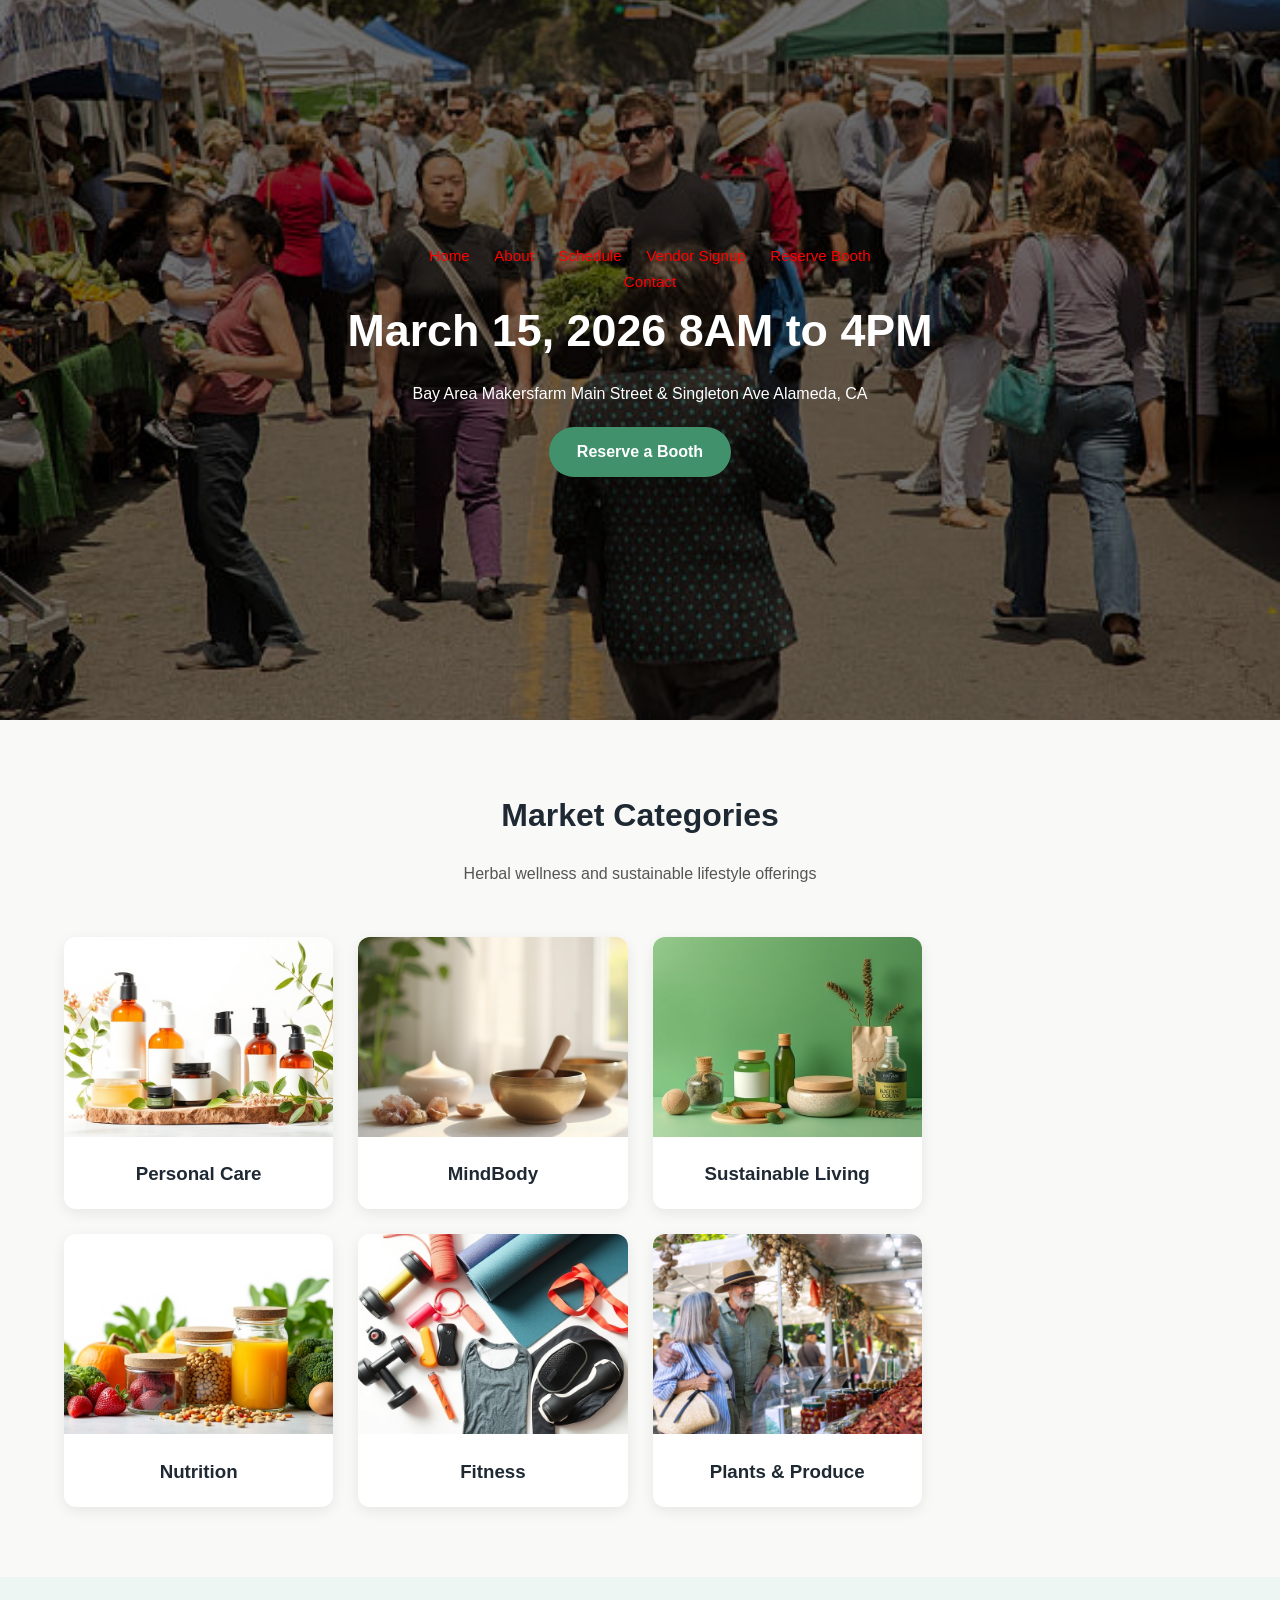
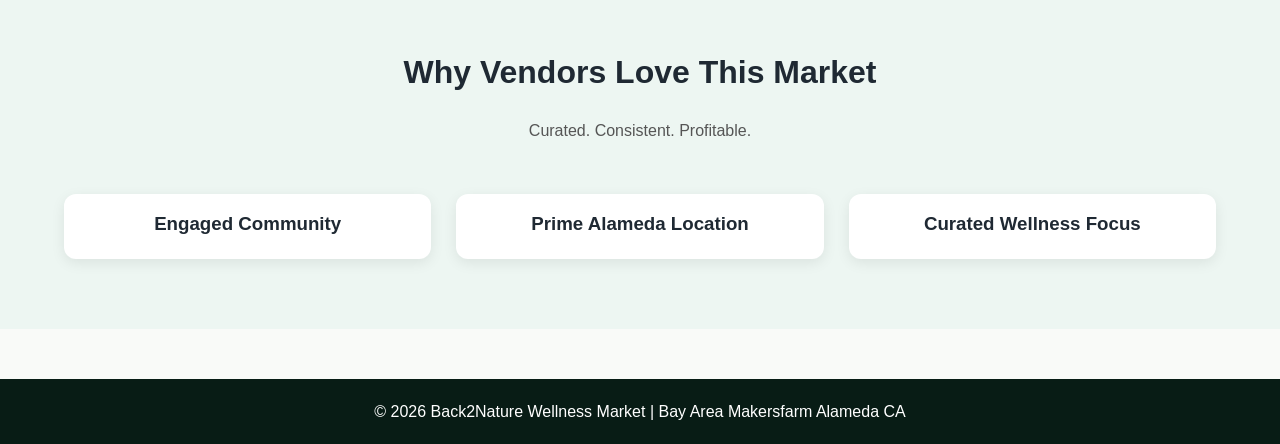
<file: wellness/index.html>
<!DOCTYPE html>
<html lang="en">
<head>
<meta charset="UTF-8">
<meta name="viewport" content="width=device-width, initial-scale=1.0">
<title>Back2Nature Wellness Market</title>
<link rel="stylesheet" href="style.css">
</head>
<body>


<header class="hero-header">
   <div class="logo"></div>
  <div class="overlay"></div>

  
	<div class="hero-inner">
  <div class="container flex">
 
    <nav>
      <a href="index.html">Home</a>
      <a href="about.html">About</a>
      <a href="schedule.html">Schedule</a>
      <a href="vendor.html">Vendor Signup</a>
      <a href="reservebooth.html">Reserve Booth</a>
      <a href="contact.html">Contact</a>
    </nav>
  </div>



  <div class="hero-content">
    <h1>March 15, 2026   8AM  to 4PM</h1>
    <p>Bay Area Makersfarm  
    Main Street &amp; Singleton Ave   Alameda, CA</p>
    <a href="reservebooth.html" class="btn">Reserve a Booth</a>
  </div>
</section>
</header>

<section class="section">
  <div class="container">
    <h2>Market Categories</h2>
    <p class="subtitle">Herbal wellness and sustainable lifestyle offerings</p>

    <div class="grid">
      <div class="card">
        <img src="images/personalcare.jpg" alt="">
        <h3>Personal Care</h3>
      </div>

      <div class="card">
        <img src="images/mindbody.jpg" alt="">
        <h3>MindBody</h3>
      </div>

      <div class="card">
        <img src="images/sustainablelifestyle.jpg" alt="">
        <h3>Sustainable Living</h3>
      </div>
<br>
      <div class="card">
        <img src="images/nutrition.jpg" alt="">
        <h3>Nutrition</h3>
      </div>

      <div class="card">
        <img src="images/fitness.jpg" alt="">
        <h3>Fitness</h3>
      </div>

      <div class="card">
        <img src="images/seniorcouple.jpg" alt="">
        <h3>Plants &amp; Produce</h3>
      </div>
    </div>
  </div>
</section>


<section class="section light">
  <div class="container">
    <h2>Why Vendors Love This Market</h2>
    <p class="subtitle">Curated. Consistent. Profitable.</p>

    <div class="grid">
      <div class="card"><h3>Engaged Community</h3></div>
      <div class="card"><h3>Prime Alameda Location</h3></div>
      <div class="card"><h3>Curated Wellness Focus</h3></div>
     
    </div>
  </div>
</section>

<footer>
&copy; 2026 Back2Nature Wellness Market | Bay Area Makersfarm   Alameda CA
</footer>

</body>
</html>
</file>
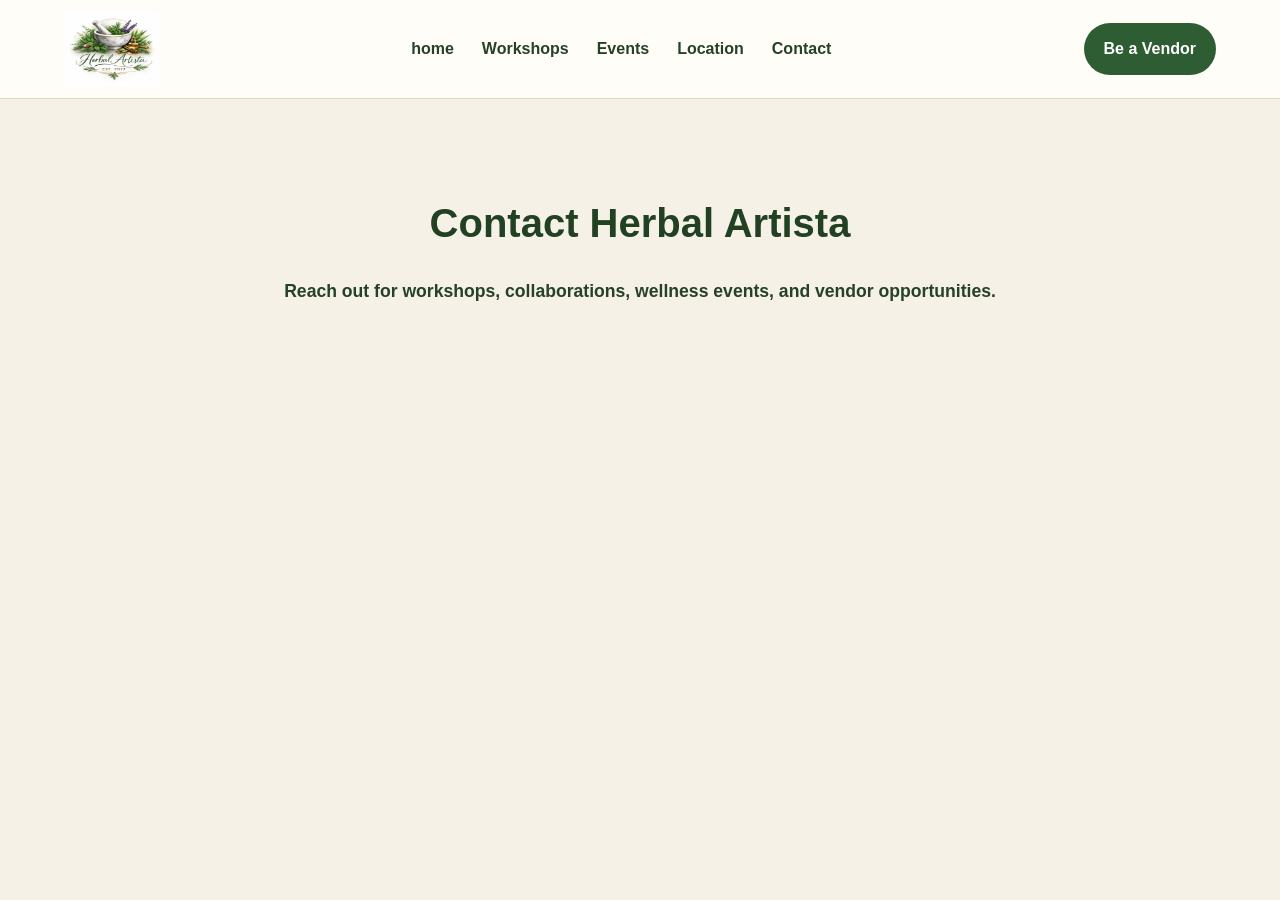
<file: pages/contact.html>
<!DOCTYPE html>
<html lang="en">

<head>
  <meta charset="UTF-8">
  <meta name="viewport" content="width=device-width, initial-scale=1.0">

  <title>Contact | Herbal Artista</title>

  <link rel="stylesheet" href="..\css\index.style.css">
</head>

<body>

<header>

  <nav class="navbar">

    <div class="logo-area">
     <img src="../image/sm.Logo.png" width="64" height="74" alt="Herbal Artista Logo" class="logo-img">
    </div>

    <ul class="nav-links">
      <li><a href="../index.html">home</a></li>
      <li><a href="pages/workshops.html">Workshops</a></li>
      <li><a href="pages/events.html">Events</a></li>
      <li><a href="pages/ocation.html">Location</a></li>
      <li><a href="pages/contact.html">Contact</a></li>
    </ul>

    <a href="pages/vendor.html" class="vendor-btn">Be a Vendor</a>

  </nav>

</header>


<section class="welcome-section">

  <div class="container">

    <h2>Contact Herbal Artista</h2>

    <p>
      Reach out for workshops, collaborations,
      wellness events, and vendor opportunities.
    </p>

  </div>

</section>

</body>
</html>
</file>
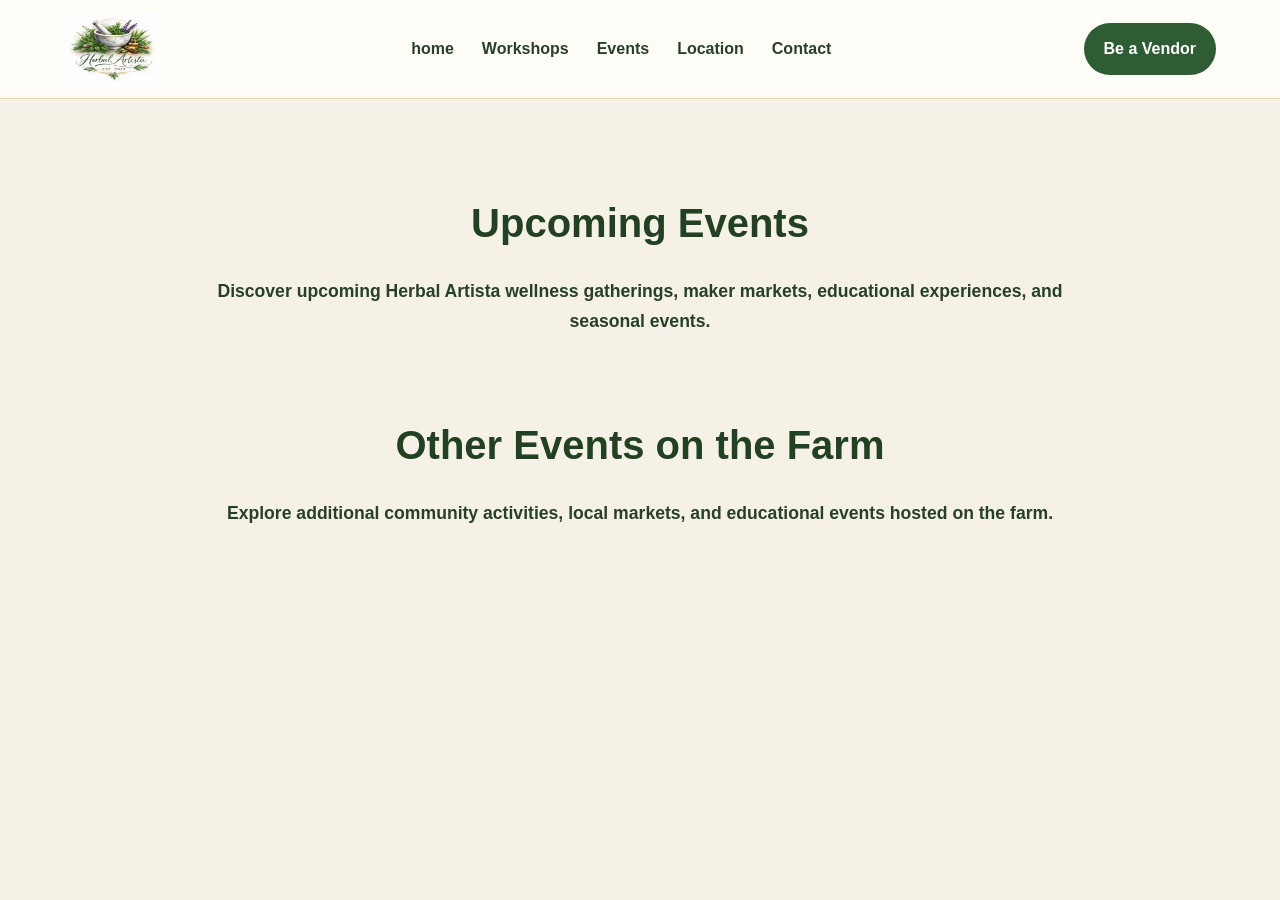
<file: pages/events.html>
<!DOCTYPE html>
<html lang="en">

<head>
  <meta charset="UTF-8">
  <meta name="viewport" content="width=device-width, initial-scale=1.0">

  <title>Events | Herbal Artista</title>

 
  <link rel="stylesheet" href="..\css\index.style.css">
  </head>

<body>

<header>

  <nav class="navbar">

    <div class="logo-area">
      <img src="../image/sm.Logo.png" width="64" height="74" alt="Herbal Artista Logo" class="logo-img">
    </div>

    <ul class="nav-links">
      <li><a href="../index.html">home</a></li>
      <li><a href="pages/workshops.html">Workshops</a></li>
      <li><a href="pages/events.html">Events</a></li>
      <li><a href="pages/ocation.html">Location</a></li>
      <li><a href="pages/contact.html">Contact</a></li>
    </ul>

    <a href="pages/vendor.html" class="vendor-btn">Be a Vendor</a>

  </nav>

</header>


<section class="welcome-section">

  <div class="container">

    <h2>Upcoming Events</h2>

    <p>
      Discover upcoming Herbal Artista wellness gatherings,
      maker markets, educational experiences, and seasonal events.
    </p>

    <br><br>

    <h2>Other Events on the Farm</h2>

    <p>
      Explore additional community activities,
      local markets, and educational events hosted on the farm.
    </p>

  </div>

</section>

</body>
</html>
</file>
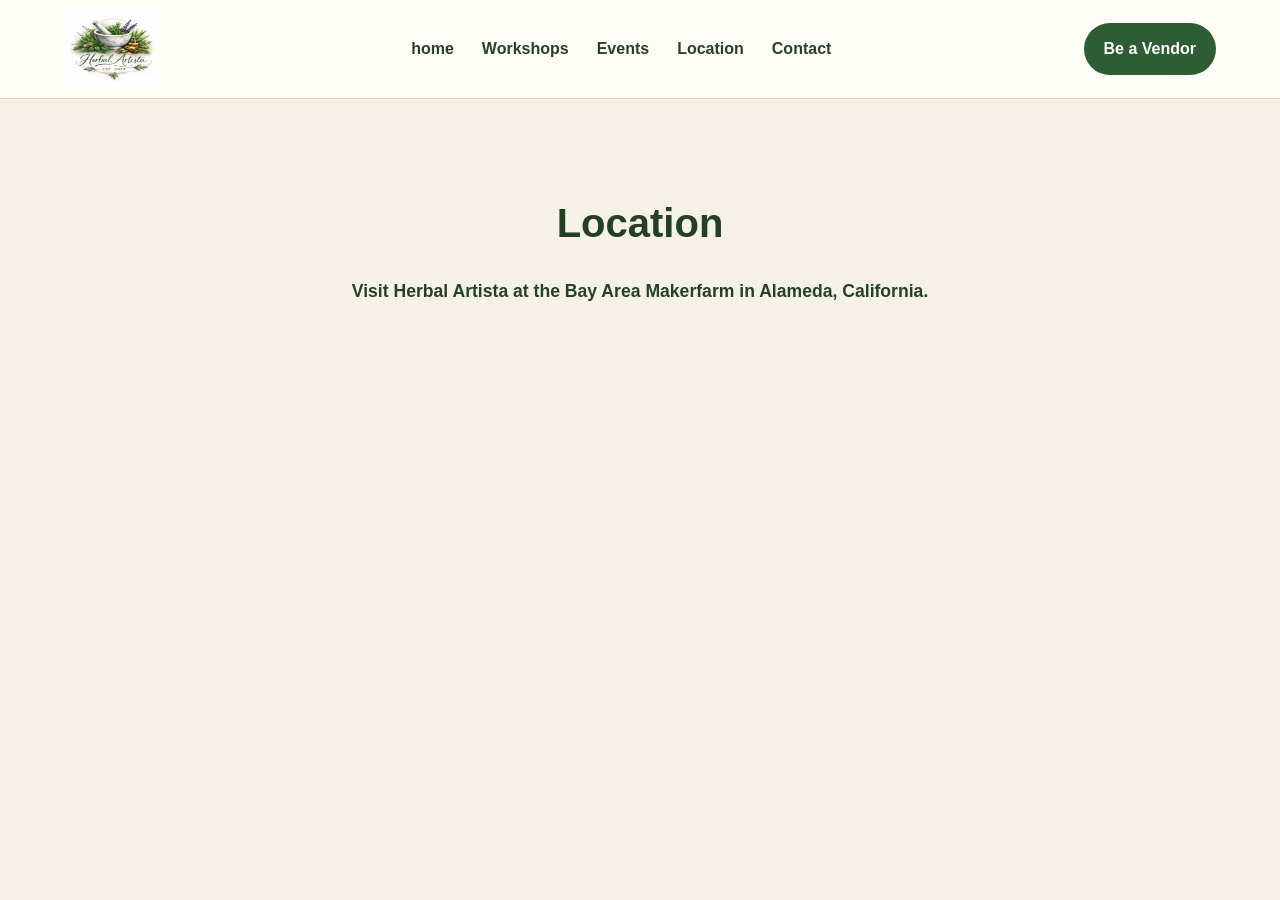
<file: pages/location.html>
<!DOCTYPE html>
<html lang="en">

<head>
  <meta charset="UTF-8">
  <meta name="viewport" content="width=device-width, initial-scale=1.0">

  <title>Location | Herbal Artista</title>

 
  <link rel="stylesheet" href="..\css\index.style.css">
</head>

<body>

<header>

  <nav class="navbar">

    <div class="logo-area">
  <img src="../image/sm.Logo.png" width="64" height="74" alt="Herbal Artista Logo" class="logo-img">
    </div>

    <ul class="nav-links">
      <li><a href="../index.html">home</a></li>
      <li><a href="pages/workshops.html">Workshops</a></li>
      <li><a href="pages/events.html">Events</a></li>
      <li><a href="pages/ocation.html">Location</a></li>
      <li><a href="pages/contact.html">Contact</a></li>
    </ul>

    <a href="pages/vendor.html" class="vendor-btn">Be a Vendor</a>

  </nav>

</header>


<section class="welcome-section">

  <div class="container">

    <h2>Location</h2>

    <p>
      Visit Herbal Artista at the Bay Area Makerfarm
      in Alameda, California.
    </p>

  </div>

</section>

</body>
</html>
</file>
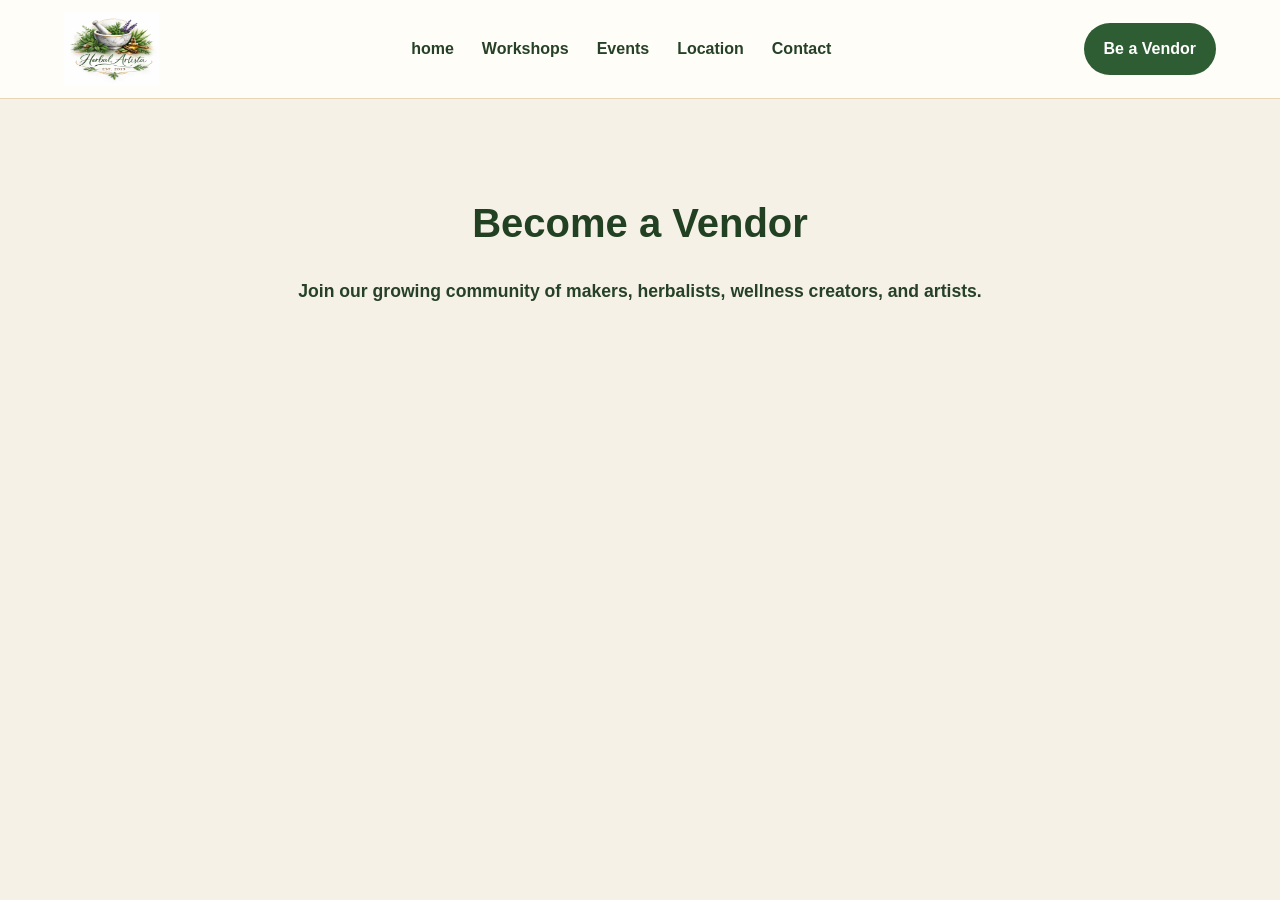
<file: pages/vendor.html>
<!DOCTYPE html>
<html lang="en">

<head>
  <meta charset="UTF-8">
  <meta name="viewport" content="width=device-width, initial-scale=1.0">

  <title>Vendor Opportunities | Herbal Artista</title>

 <link rel="stylesheet" href="..\css\index.style.css">
</head>

<body>

<header>

  <nav class="navbar">

    <div class="logo-area">
  <img src="../image/sm.Logo.png" width="64" height="74" alt="Herbal Artista Logo" class="logo-img">
    </div>

    <ul class="nav-links">
      <li><a href="../index.html">home</a></li>
      <li><a href="pages/workshops.html">Workshops</a></li>
      <li><a href="pages/events.html">Events</a></li>
      <li><a href="pages/ocation.html">Location</a></li>
      <li><a href="pages/contact.html">Contact</a></li>
    </ul>

    <a href="pages/vendor.html" class="vendor-btn">Be a Vendor</a>

  </nav>

</header>


<section class="welcome-section">

  <div class="container">

    <h2>Become a Vendor</h2>

    <p>
      Join our growing community of makers,
      herbalists, wellness creators, and artists.
    </p>

  </div>

</section>

</body>
</html>
</file>
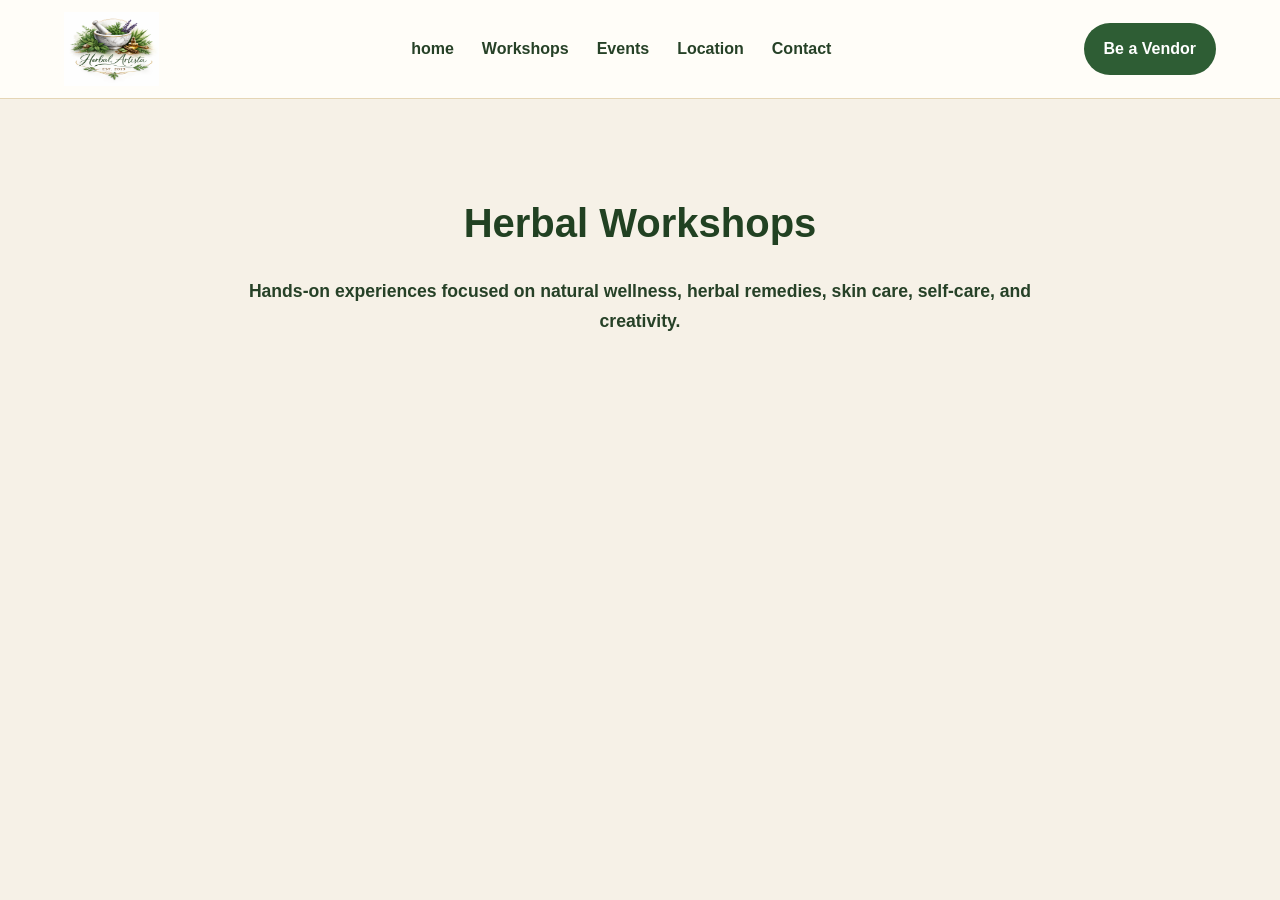
<file: pages/workshops.html>
<!DOCTYPE html>
<html lang="en">

<head>
  <meta charset="UTF-8">
  <meta name="viewport" content="width=device-width, initial-scale=1.0">

  <title>Workshops | Herbal Artista</title>

  <link rel="stylesheet" href="..\css\index.style.css">
</head>

<body>

<header>

  <nav class="navbar">

    <div class="logo-area">
  <img src="../image/sm.Logo.png" width="64" height="74" alt="Herbal Artista Logo" class="logo-img">
    </div>

    <ul class="nav-links">
      <li><a href="../index.html">home</a></li>
      <li><a href="pages/workshops.html">Workshops</a></li>
      <li><a href="pages/events.html">Events</a></li>
      <li><a href="pages/ocation.html">Location</a></li>
      <li><a href="pages/contact.html">Contact</a></li>
    </ul>

    <a href="pages/vendor.html" class="vendor-btn">Be a Vendor</a>

  </nav>

</header>


<section class="welcome-section">

  <div class="container">

    <h2>Herbal Workshops</h2>

    <p>
      Hands-on experiences focused on natural wellness,
      herbal remedies, skin care, self-care, and creativity.
    </p>

  </div>

</section>

</body>
</html>
</file>
<file: wellness/style.css>
/* ===== GLOBAL RESET ===== */
* {
  margin: 0;
  padding: 0;
  box-sizing: border-box;
}

body {
  font-family: 'Segoe UI', Tahoma, sans-serif;
  line-height: 1.6;
  color: #1f2933;
  background: #f9faf8;
}

/* ===== CONTAINER ===== */

.container {
  width: 90%;
  max-width: 1200px;
  margin: auto;
}

/* ===== HEADER ===== */
.main-header {
  background:#C0C0C0;
  color: #800000;
  padding: 1rem 0;
  position: sticky;
  top: 0;
  z-index: 1000;
}

.main-header .flex {
  display: flex;
  justify-content: space-between;
  align-items: center;
}
.hero-header {
 
 position: relative;
  height: 80vh;
  background: url("images/hero.jpg") center center / cover no-repeat;
  display: flex;
  align-items: center;
 
 justify-content: center;
  text-align: center;
  color: #fff;
}
 

.hero-header .overlay {
 
  position: absolute;
  inset: 0;
  background: rgba(0, 0, 0, 0.55); /* transparency control */
}


 .hero-inner {
 
  position: relative;
  z-index: 2;
  max-width: 700px;
  padding: 20px;
}


 .hero-inner h1 {
  font-size: 2.8rem;
  margin-bottom: 15px;
}


.hero-inner p {
  margin-bottom: 20px;
}

.btn {
  display: inline-block;
  padding: 12px 28px;
  background: #40916c;
  color: white;
  text-decoration: none;
  border-radius: 30px;
  font-weight: 600;
}

.logo {
  font-size: 1.4rem;
  font-weight: 700;
  letter-spacing: 1px;
}

nav a {
  color: #FF0000;
  text-decoration: none;
  margin-left: 20px;
  font-size: 0.95rem;
  transition: 0.3s ease;
}

nav a:hover {
  color: #95d5b2;
}

/* ===== HERO ===== */
.hero {
  position: relative;
  height: 75vh;
  background: url("images/market.multi.jpg") center/cover no-repeat;
  display: flex;
  align-items: center;
  justify-content: center;
  text-align: center;
}

.hero::after {
  content: "";
  position: absolute;
  inset: 0;
  background: rgba(0, 0, 0, 0.55);
}

.hero-content {
  position: relative;
  color: white;
  z-index: 2;
  max-width: 700px;
}

.hero h1 {
  font-size: 2.8rem;
  margin-bottom: 1rem;
}

.hero p {
  margin-bottom: 1.5rem;
}

.btn {
  display: inline-block;
  padding: 12px 28px;
  background: #40916c;
  color: white;
  text-decoration: none;
  border-radius: 30px;
  font-weight: 600;
  transition: 0.3s ease;
}

.btn:hover {
  background: #2d6a4f;
}

/* ===== SECTIONS ===== */
.section {
  padding: 70px 0;
}

.section.light {
  background: #edf6f2;
}

.section h2 {
  text-align: center;
  margin-bottom: 20px;
  font-size: 2rem;
}

.subtitle {
  text-align: center;
  margin-bottom: 50px;
  color: #555;
}

/* ===== GRID ===== */
.grid {
  display: grid;
  gap: 25px;
  grid-template-columns: repeat(auto-fit, minmax(250px, 1fr));
}

.card {
  background: white;
  border-radius: 12px;
  overflow: hidden;
  box-shadow: 0 4px 14px rgba(0,0,0,0.08);
  text-align: center;
  padding-bottom: 20px;
  transition: 0.3s ease;
}

.card:hover {
  transform: translateY(-6px);
}

.card img {
  width: 100%;
  height: 200px;
  object-fit: cover;
}

.card h3 {
  margin-top: 15px;
}

/* ===== TABLE ===== */
table {
  width: 100%;
  border-collapse: collapse;
  margin-top: 30px;
}

th, td {
  padding: 12px;
  border-bottom: 1px solid #ddd;
  text-align: left;
}

th {
  background: #1b4332;
  color: white;
}

/* ===== FORMS ===== */
form {
  max-width: 600px;
  margin: auto;
}

input, select, textarea {
  width: 100%;
  padding: 12px;
  margin-bottom: 15px;
  border-radius: 6px;
  border: 1px solid #ccc;
}

button {
  padding: 12px;
  background: #1b4332;
  color: white;
  border: none;
  border-radius: 6px;
  cursor: pointer;
}

button:hover {
  background: #2d6a4f;
}

/* ===== FOOTER ===== */
footer {
  background: #081c15;
  color: white;
  text-align: center;
  padding: 20px;
  margin-top: 50px;
}

/* ===== MOBILE ===== */
@media (max-width: 768px) {
  .main-header .flex {
    flex-direction: column;
  }

  nav {
    margin-top: 10px;
  }

  nav a {
    margin: 0 10px;
  }

  .hero h1 {
    font-size: 2rem;
  }
}
</file>
